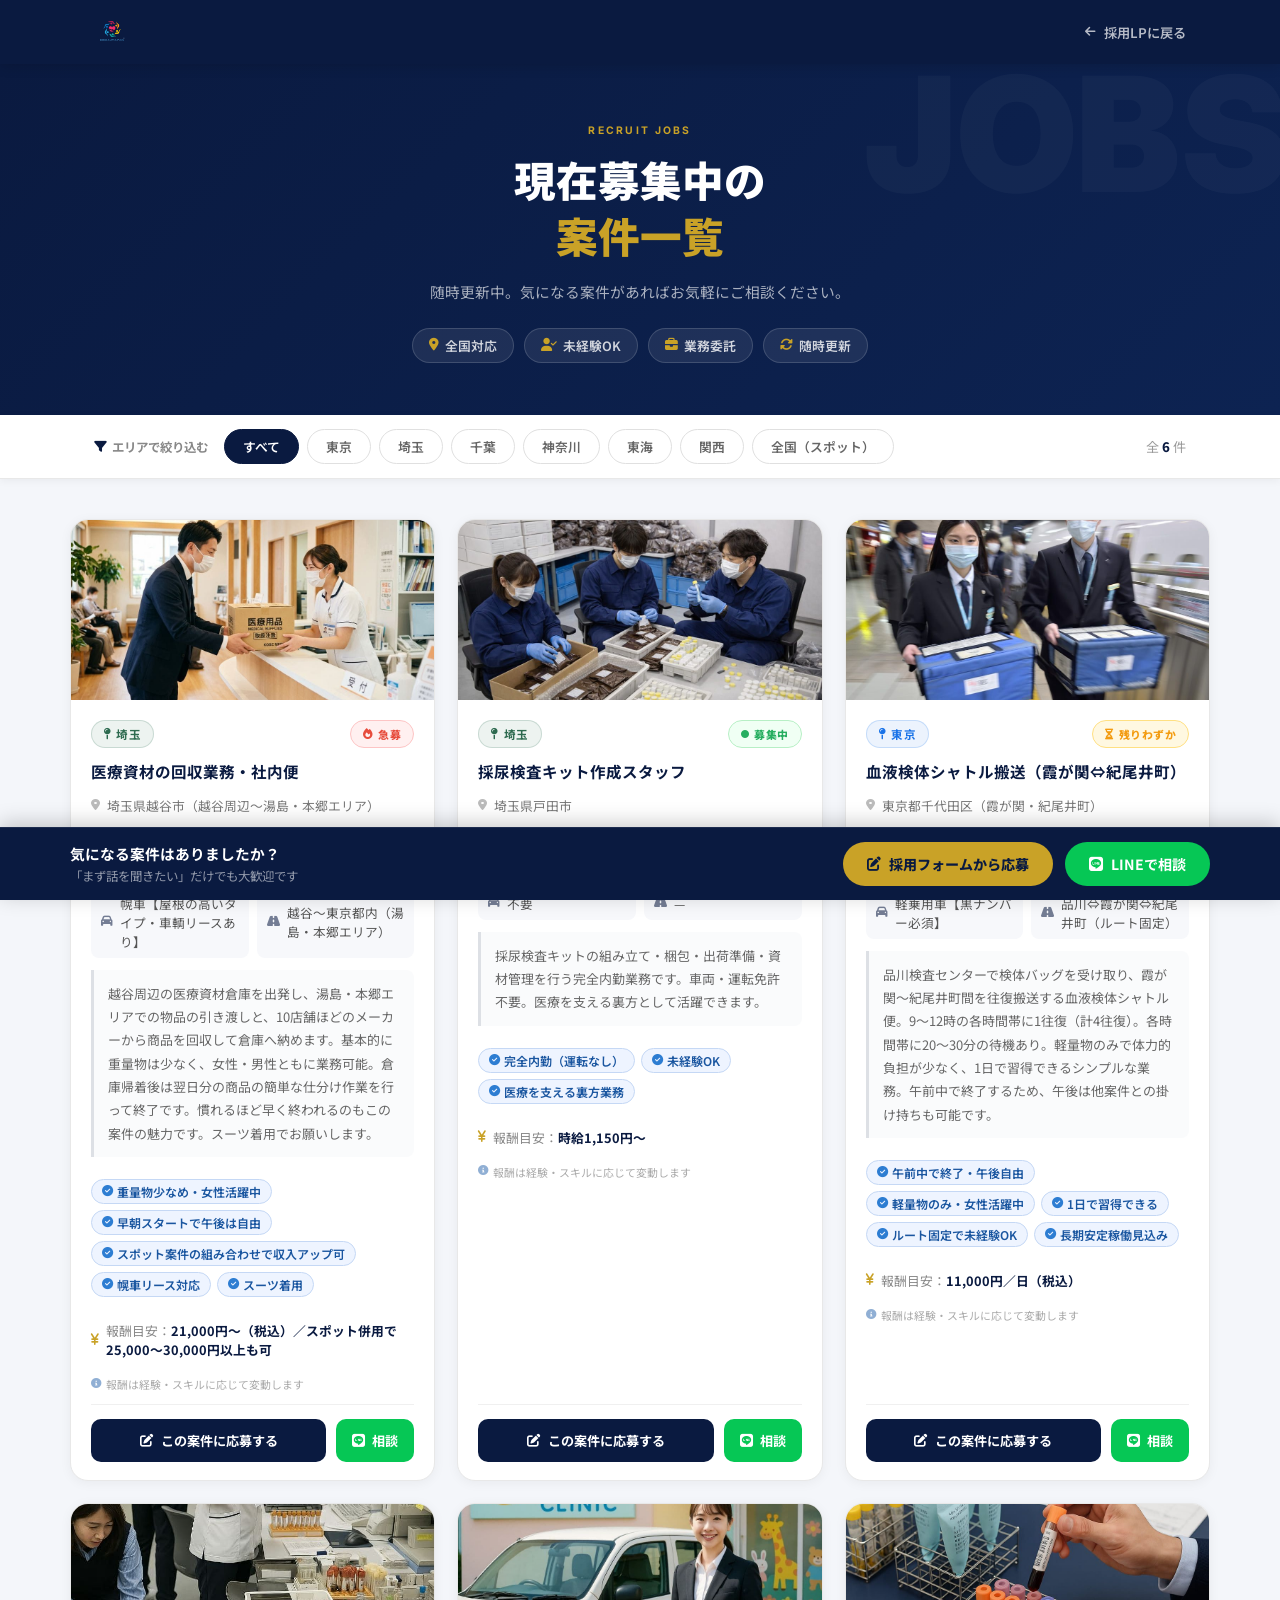
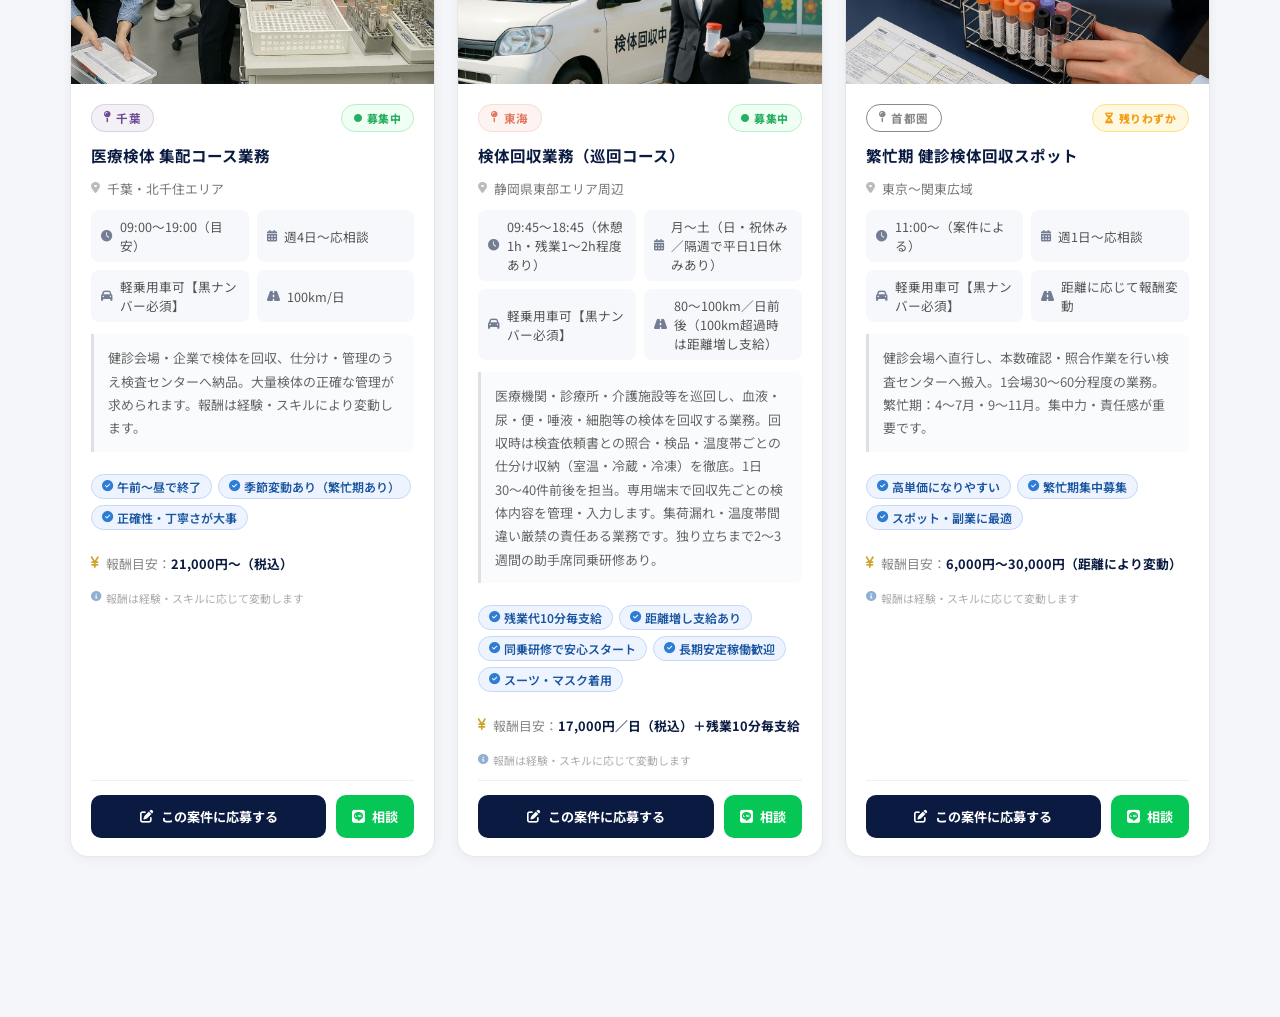
<file: jobs.html>
<!DOCTYPE html>
<html lang="ja">
<head>
  <!-- Google tag (gtag.js) -->
  <script async src="https://www.googletagmanager.com/gtag/js?id=AW-16540234234"></script>
  <script>
    window.dataLayer = window.dataLayer || [];
    function gtag(){dataLayer.push(arguments);}
    gtag('js', new Date());
    gtag('config', 'AW-16540234234');
  </script>

  <meta charset="UTF-8">
  <meta name="viewport" content="width=device-width, initial-scale=1.0">
  <title>募集案件一覧 | MEDI ALPHA PLUS</title>
  <meta name="description" content="MEDI ALPHA PLUS 現在募集中の案件一覧。医療検体輸送ドライバー（業務委託）。東京・神奈川・埼玉・静岡・大阪・神戸など全国募集。">
  <link rel="preconnect" href="https://fonts.googleapis.com">
  <link rel="preconnect" href="https://fonts.gstatic.com" crossorigin>
  <link href="https://fonts.googleapis.com/css2?family=Noto+Sans+JP:wght@300;400;500;600;700;900&family=Inter:wght@400;600;700;800&display=swap" rel="stylesheet">
  <link rel="stylesheet" href="https://cdn.jsdelivr.net/npm/@fortawesome/fontawesome-free@6.4.0/css/all.min.css">
  <link rel="stylesheet" href="css/jobs.css">
</head>
<body>

  <!-- ヘッダー -->
  <header class="jobs-header">
    <div class="jobs-header-inner">
      <a href="index.html" class="jobs-logo">
        <img src="images/logo.png" alt="MEDI ALPHA PLUS">
      </a>
      <a href="index.html" class="jobs-back-btn">
        <i class="fas fa-arrow-left"></i> 採用LPに戻る
      </a>
    </div>
  </header>

  <!-- ページヒーロー -->
  <section class="jobs-hero">
    <div class="jobs-hero-inner">
      <p class="jobs-hero-label">RECRUIT JOBS</p>
      <h1>現在募集中の<br><span>案件一覧</span></h1>
      <p class="jobs-hero-sub">随時更新中。気になる案件があればお気軽にご相談ください。</p>
      <div class="jobs-hero-tags">
        <span><i class="fas fa-map-marker-alt"></i> 全国対応</span>
        <span><i class="fas fa-user-check"></i> 未経験OK</span>
        <span><i class="fas fa-briefcase"></i> 業務委託</span>
        <span><i class="fas fa-sync-alt"></i> 随時更新</span>
      </div>
    </div>
  </section>

  <!-- フィルター -->
  <div class="jobs-filter-bar">
    <div class="jobs-filter-inner">
      <span class="jobs-filter-label"><i class="fas fa-filter"></i> エリアで絞り込む</span>
      <div class="jobs-filter-btns">
        <button class="filter-btn active" data-filter="all">すべて</button>
        <button class="filter-btn" data-filter="東京">東京</button>
        <button class="filter-btn" data-filter="埼玉">埼玉</button>
        <button class="filter-btn" data-filter="千葉">千葉</button>
        <button class="filter-btn" data-filter="神奈川">神奈川</button>
        <button class="filter-btn" data-filter="東海">東海</button>
        <button class="filter-btn" data-filter="関西">関西</button>
        <button class="filter-btn" data-filter="全国">全国（スポット）</button>
      </div>
      <span class="jobs-count">全 <strong id="jobs-count-num">—</strong> 件</span>
    </div>
  </div>

  <!-- 案件一覧 -->
  <main class="jobs-main">
    <div class="jobs-container">

      <!-- ローディング -->
      <div class="jobs-loading" id="jobs-loading">
        <div class="jobs-spinner"></div>
        <p>案件を読み込み中...</p>
      </div>

      <!-- 案件グリッド -->
      <div class="jobs-grid" id="jobs-grid"></div>

      <!-- 0件時 -->
      <div class="jobs-empty" id="jobs-empty" style="display:none;">
        <i class="fas fa-search"></i>
        <p>条件に合う案件が見つかりませんでした。</p>
        <button class="filter-btn active" onclick="resetFilter()">すべて表示</button>
      </div>

    </div>
  </main>

  <!-- 固定CTA -->
  <div class="jobs-fixed-cta">
    <div class="jobs-fixed-cta-inner">
      <div class="jobs-fixed-cta-text">
        <strong>気になる案件はありましたか？</strong>
        <span>「まず話を聞きたい」だけでも大歓迎です</span>
      </div>
      <div class="jobs-fixed-cta-btns">
        <a href="https://medialphaplus.myshopify.com/pages/%E6%8E%A1%E7%94%A8%E3%83%95%E3%82%A9%E3%83%BC%E3%83%A0" class="jobs-cta-form" target="_blank" rel="noopener">
          <i class="fas fa-pen-to-square"></i> 採用フォームから応募
        </a>
        <a href="https://lin.ee/pFsiKeq" class="jobs-cta-line" target="_blank" rel="noopener">
          <i class="fab fa-line"></i> LINEで相談
        </a>
      </div>
    </div>
  </div>

  <script>
    // ---- ステータス設定 ----
    const STATUS_CONFIG = {
      '急募':       { cls: 'status-urgent',    icon: 'fas fa-fire',        label: '急募' },
      '募集中':     { cls: 'status-open',      icon: 'fas fa-circle',      label: '募集中' },
      '残りわずか': { cls: 'status-few',       icon: 'fas fa-hourglass-half', label: '残りわずか' },
      '募集終了':   { cls: 'status-closed',    icon: 'fas fa-times-circle', label: '募集終了' },
    };

    const AREA_COLORS = {
      '東京': '#1a73e8', '神奈川': '#0a9396', '埼玉': '#2d6a4f',
      '千葉': '#6a4c93', '東海': '#e07a5f',  '関西': '#c77dff',
      '九州': '#f4845f', 'その他': '#888',
    };

    const WORK_TYPE_ICONS = {
      '血液検体回収': 'fas fa-tint',
      '緊急検体搬送': 'fas fa-bolt',
      '定期ルート便':  'fas fa-route',
      '長距離搬送':    'fas fa-road',
      '新規ルート開拓':'fas fa-map-marked-alt',
      '医療資材回収':  'fas fa-box-open',
      '検体集配':      'fas fa-vials',
      '検体回収':      'fas fa-vial',
      '健診検体回収':  'fas fa-stethoscope',
    };

    let allJobs = [];
    let currentFilter = 'all';

    // ---- データ取得 ----
    async function loadJobs() {
      try {
        const res = await fetch('data/jobs.json');
        const data = await res.json();
        allJobs = data
          .filter(j => j.is_active !== false && j.status !== '募集終了')
          .sort((a, b) => (a.sort_order || 0) - (b.sort_order || 0));
        renderJobs(allJobs);
      } catch(e) {
        console.error(e);
        document.getElementById('jobs-loading').innerHTML =
          '<p style="color:#e74c3c">案件の読み込みに失敗しました。</p>';
      }
    }

    // ---- レンダリング ----
    function renderJobs(jobs) {
      const grid = document.getElementById('jobs-grid');
      const loading = document.getElementById('jobs-loading');
      const empty = document.getElementById('jobs-empty');
      const countEl = document.getElementById('jobs-count-num');

      loading.style.display = 'none';
      countEl.textContent = jobs.length;

      if (jobs.length === 0) {
        grid.innerHTML = '';
        empty.style.display = 'flex';
        return;
      }
      empty.style.display = 'none';

      grid.innerHTML = jobs.map(job => {
        const st = STATUS_CONFIG[job.status] || STATUS_CONFIG['募集中'];
        const areaColor = AREA_COLORS[job.area_tag] || '#888';
        const workIcon = Object.keys(WORK_TYPE_ICONS).find(k => job.work_type?.includes(k));
        const icon = workIcon ? WORK_TYPE_ICONS[workIcon] : 'fas fa-car';
        const imgHtml = job.image
          ? `<div class="job-card-img"><img src="${job.image}" alt="${job.title}" loading="lazy"></div>`
          : '';

        return `
        <article class="job-card" data-area="${job.area_tag || ''}">
          ${imgHtml}
          <div class="job-card-inner">
            <div class="job-card-top">
              <div class="job-area-tag" style="background:${areaColor}15;color:${areaColor};border-color:${areaColor}30">
                <i class="fas fa-map-pin"></i> ${job.area_tag || 'その他'}
              </div>
              <span class="job-status ${st.cls}">
                <i class="${st.icon}"></i> ${st.label}
              </span>
            </div>

            <h2 class="job-title">${job.title}</h2>

            <div class="job-area-detail">
              <i class="fas fa-map-marker-alt"></i>
              <span>${job.area}</span>
            </div>

            <div class="job-meta">
              <div class="job-meta-item">
                <i class="fas fa-clock"></i>
                <span>${job.time_slot}</span>
              </div>
              <div class="job-meta-item">
                <i class="fas fa-calendar-alt"></i>
                <span>${job.work_days}</span>
              </div>
              <div class="job-meta-item">
                <i class="fas fa-car"></i>
                <span>${job.vehicle}</span>
              </div>
              ${job.distance ? `<div class="job-meta-item"><i class="fas fa-road"></i><span>${job.distance}</span></div>` : ''}
            </div>

            ${job.description ? `<p class="job-desc">${job.description}</p>` : ''}

            ${Array.isArray(job.features) && job.features.length ? `
            <div class="job-features">
              ${job.features.map(f => `<span class="job-feature-tag"><i class="fas fa-check-circle"></i> ${f}</span>`).join('')}
            </div>` : ''}

            <div class="job-reward">
              <i class="fas fa-yen-sign"></i>
              <span>報酬目安：<strong>${job.reward_note}</strong></span>
            </div>
            <p class="job-reward-note"><i class="fas fa-info-circle"></i> 報酬は経験・スキルに応じて変動します</p>

            <div class="job-card-actions">
              <a href="https://medialphaplus.myshopify.com/pages/%E6%8E%A1%E7%94%A8%E3%83%95%E3%82%A9%E3%83%BC%E3%83%A0"
                 class="job-apply-btn" target="_blank" rel="noopener">
                <i class="fas fa-pen-to-square"></i> この案件に応募する
              </a>
              <a href="https://lin.ee/pFsiKeq" class="job-line-btn" target="_blank" rel="noopener">
                <i class="fab fa-line"></i> 相談
              </a>
            </div>
          </div>
        </article>`;
      }).join('');
    }

    // ---- フィルター ----
    function applyFilter(tag) {
      currentFilter = tag;
      const filtered = tag === 'all'
        ? allJobs
        : allJobs.filter(j => j.area_tag === tag);
      renderJobs(filtered);

      document.querySelectorAll('.filter-btn').forEach(btn => {
        btn.classList.toggle('active', btn.dataset.filter === tag);
      });
    }

    function resetFilter() { applyFilter('all'); }

    document.querySelectorAll('.filter-btn').forEach(btn => {
      btn.addEventListener('click', () => applyFilter(btn.dataset.filter));
    });

    // ---- 初期化 ----
    loadJobs();
  </script>
</body>
</html>
</file>
<file: css/jobs.css>
/* ===========================================
   JOBS PAGE（募集案件一覧）
   =========================================== */

:root {
  --navy:  #0a1a40;
  --gold:  #c9a227;
  --white: #ffffff;
  --font-en: 'Inter', sans-serif;
  --radius: 14px;
  --transition: 0.28s ease;
}

*, *::before, *::after { box-sizing: border-box; margin: 0; padding: 0; }
html { scroll-behavior: smooth; }
body {
  font-family: 'Noto Sans JP', sans-serif;
  color: #333;
  background: #f4f6fa;
  padding-bottom: 100px;
}
a { text-decoration: none; color: inherit; }
img { max-width: 100%; display: block; }

/* ========== HEADER ========== */
.jobs-header {
  position: sticky; top: 0; z-index: 100;
  background: var(--navy);
  box-shadow: 0 2px 12px rgba(0,0,0,0.15);
}
.jobs-header-inner {
  max-width: 1140px;
  margin: 0 auto;
  padding: 0 24px;
  height: 64px;
  display: flex;
  align-items: center;
  justify-content: space-between;
}
.jobs-logo img { height: 36px; object-fit: contain; }
.jobs-back-btn {
  display: inline-flex;
  align-items: center;
  gap: 8px;
  font-size: 0.83rem;
  font-weight: 600;
  color: rgba(255,255,255,0.7);
  transition: color 0.2s;
}
.jobs-back-btn:hover { color: var(--gold); }
.jobs-back-btn i { font-size: 0.75rem; }

/* ========== HERO ========== */
.jobs-hero {
  background: linear-gradient(135deg, var(--navy) 0%, #0d2352 100%);
  padding: 60px 24px 52px;
  text-align: center;
  position: relative;
  overflow: hidden;
}
.jobs-hero::before {
  content: 'JOBS';
  position: absolute;
  top: -10px; right: -10px;
  font-family: var(--font-en);
  font-size: 10rem;
  font-weight: 900;
  color: rgba(255,255,255,0.03);
  pointer-events: none;
  line-height: 1;
}
.jobs-hero-inner { position: relative; max-width: 700px; margin: 0 auto; }
.jobs-hero-label {
  font-family: var(--font-en);
  font-size: 0.65rem;
  font-weight: 700;
  letter-spacing: 0.22em;
  color: var(--gold);
  margin-bottom: 14px;
}
.jobs-hero h1 {
  font-size: clamp(1.8rem, 4vw, 2.6rem);
  font-weight: 900;
  color: #fff;
  line-height: 1.35;
  margin-bottom: 16px;
}
.jobs-hero h1 span { color: var(--gold); }
.jobs-hero-sub {
  font-size: 0.92rem;
  color: rgba(255,255,255,0.65);
  margin-bottom: 24px;
  line-height: 1.7;
}
.jobs-hero-tags {
  display: flex;
  flex-wrap: wrap;
  justify-content: center;
  gap: 10px;
}
.jobs-hero-tags span {
  display: inline-flex;
  align-items: center;
  gap: 6px;
  background: rgba(255,255,255,0.08);
  border: 1px solid rgba(255,255,255,0.15);
  color: rgba(255,255,255,0.8);
  font-size: 0.8rem;
  font-weight: 600;
  padding: 7px 16px;
  border-radius: 50px;
}
.jobs-hero-tags i { color: var(--gold); }

/* ========== フィルターバー ========== */
.jobs-filter-bar {
  background: #fff;
  border-bottom: 1px solid #e8e8e8;
  position: sticky;
  top: 64px;
  z-index: 90;
  box-shadow: 0 2px 8px rgba(0,0,0,0.05);
}
.jobs-filter-inner {
  max-width: 1140px;
  margin: 0 auto;
  padding: 14px 24px;
  display: flex;
  align-items: center;
  gap: 16px;
  flex-wrap: wrap;
}
.jobs-filter-label {
  font-size: 0.78rem;
  font-weight: 700;
  color: #888;
  display: flex;
  align-items: center;
  gap: 6px;
  white-space: nowrap;
}
.jobs-filter-label i { color: var(--navy); }
.jobs-filter-btns {
  display: flex;
  flex-wrap: wrap;
  gap: 8px;
  flex: 1;
}
.filter-btn {
  display: inline-flex;
  align-items: center;
  padding: 7px 18px;
  border-radius: 50px;
  border: 1.5px solid #e0e0e0;
  background: #fff;
  color: #666;
  font-size: 0.8rem;
  font-weight: 600;
  cursor: pointer;
  transition: all 0.22s ease;
  font-family: 'Noto Sans JP', sans-serif;
}
.filter-btn:hover { border-color: var(--navy); color: var(--navy); }
.filter-btn.active {
  background: var(--navy);
  border-color: var(--navy);
  color: #fff;
}
.jobs-count {
  font-size: 0.82rem;
  color: #999;
  white-space: nowrap;
  margin-left: auto;
}
.jobs-count strong { color: var(--navy); font-weight: 800; }

/* ========== メインコンテンツ ========== */
.jobs-main { padding: 40px 24px 60px; }
.jobs-container { max-width: 1140px; margin: 0 auto; }

/* ローディング */
.jobs-loading {
  display: flex;
  flex-direction: column;
  align-items: center;
  gap: 16px;
  padding: 60px;
  color: #aaa;
  font-size: 0.9rem;
}
.jobs-spinner {
  width: 36px; height: 36px;
  border: 4px solid #e8e8e8;
  border-top-color: var(--navy);
  border-radius: 50%;
  animation: spin 0.8s linear infinite;
}
@keyframes spin { to { transform: rotate(360deg); } }

/* ========== 案件グリッド ========== */
.jobs-grid {
  display: grid;
  grid-template-columns: repeat(3, 1fr);
  gap: 22px;
}

/* 案件カード */
.job-card {
  background: #fff;
  border: 1px solid #e8e8e8;
  border-radius: 18px;
  overflow: hidden;
  display: flex;
  flex-direction: column;
  gap: 0;
  box-shadow: 0 2px 12px rgba(0,0,0,0.05);
  transition: all var(--transition);
}
.job-card:hover {
  border-color: var(--navy);
  box-shadow: 0 10px 32px rgba(10,26,64,0.12);
  transform: translateY(-4px);
}

/* カード画像 */
.job-card-img {
  width: 100%;
  height: 180px;
  overflow: hidden;
  flex-shrink: 0;
}
.job-card-img img {
  width: 100%; height: 100%;
  object-fit: cover;
  transition: transform 0.4s ease;
}
.job-card:hover .job-card-img img {
  transform: scale(1.04);
}

/* カード内側パディング */
.job-card-inner {
  padding: 20px 20px 18px;
  display: flex;
  flex-direction: column;
  gap: 12px;
  flex: 1;
}

.job-reward strong { color: var(--navy); font-weight: 700; }

/* カード上部 */
.job-card-top {
  display: flex;
  align-items: center;
  justify-content: space-between;
  gap: 8px;
}
.job-area-tag {
  display: inline-flex;
  align-items: center;
  gap: 5px;
  font-size: 0.72rem;
  font-weight: 700;
  padding: 5px 12px;
  border-radius: 50px;
  border: 1px solid;
  letter-spacing: 0.04em;
}

/* ステータス */
.job-status {
  display: inline-flex;
  align-items: center;
  gap: 5px;
  font-size: 0.68rem;
  font-weight: 800;
  padding: 5px 12px;
  border-radius: 50px;
  letter-spacing: 0.04em;
}
.status-urgent { background: #fff0f0; color: #e74c3c; border: 1px solid #fdc5c5; }
.status-urgent i { color: #e74c3c; }
.status-open   { background: #f0fff4; color: #27ae60; border: 1px solid #b7efc5; }
.status-open i { color: #27ae60; font-size: 0.5rem; }
.status-few    { background: #fff8e1; color: #f39c12; border: 1px solid #ffe082; }
.status-few i  { color: #f39c12; }

/* 業務種別アイコン */
.job-work-icon {
  width: 48px; height: 48px;
  background: rgba(10,26,64,0.05);
  border-radius: 12px;
  display: flex; align-items: center; justify-content: center;
  font-size: 1.2rem;
  color: var(--navy);
}

/* タイトル */
.job-title {
  font-size: 0.97rem;
  font-weight: 700;
  color: var(--navy);
  line-height: 1.5;
}

/* エリア詳細 */
.job-area-detail {
  display: flex;
  align-items: flex-start;
  gap: 7px;
  font-size: 0.8rem;
  color: #777;
  line-height: 1.5;
}
.job-area-detail i { color: #bbb; font-size: 0.75rem; margin-top: 3px; flex-shrink: 0; }

/* メタ情報グリッド */
.job-meta {
  display: grid;
  grid-template-columns: 1fr 1fr;
  gap: 8px;
}
.job-meta-item {
  display: flex;
  align-items: center;
  gap: 7px;
  font-size: 0.79rem;
  color: #555;
  background: #f7f8fb;
  padding: 7px 10px;
  border-radius: 8px;
}
.job-meta-item i { color: var(--navy); font-size: 0.72rem; opacity: 0.55; flex-shrink: 0; }

/* 説明文 */
.job-desc {
  font-size: 0.81rem;
  color: #666;
  line-height: 1.8;
  padding: 12px 14px;
  background: #fafbfc;
  border-left: 3px solid rgba(10,26,64,0.12);
  border-radius: 0 8px 8px 0;
}

/* 報酬 */
.job-reward {
  display: flex;
  align-items: center;
  gap: 7px;
  font-size: 0.8rem;
  color: #888;
}
.job-reward i { color: var(--gold); }
.job-reward-note {
  font-size: 0.68rem;
  color: #aaa;
  display: flex;
  align-items: center;
  gap: 5px;
  margin-top: 5px;
}
.job-reward-note i { color: #90afd4; font-size: 0.65rem; }

/* 特徴タグ */
.job-features {
  display: flex;
  flex-wrap: wrap;
  gap: 6px;
  margin: 10px 0 12px;
}
.job-feature-tag {
  display: inline-flex;
  align-items: center;
  gap: 4px;
  background: #eef4ff;
  color: #1a56a0;
  border: 1px solid #c5d8f5;
  border-radius: 20px;
  font-size: 0.75rem;
  padding: 3px 10px;
  font-weight: 600;
  white-space: nowrap;
}
.job-feature-tag i {
  color: #2d7dd2;
  font-size: 0.7rem;
}

/* ボタン群 */
.job-card-actions {
  display: flex;
  gap: 10px;
  margin-top: auto;
  padding-top: 14px;
  border-top: 1px solid #f0f0f0;
}
.job-apply-btn {
  flex: 1;
  display: inline-flex;
  align-items: center;
  justify-content: center;
  gap: 8px;
  padding: 12px 16px;
  background: var(--navy);
  color: #fff;
  font-size: 0.82rem;
  font-weight: 700;
  border-radius: 10px;
  transition: all var(--transition);
}
.job-apply-btn:hover {
  background: #0d2352;
  transform: translateY(-1px);
  box-shadow: 0 4px 14px rgba(10,26,64,0.2);
}
.job-line-btn {
  display: inline-flex;
  align-items: center;
  justify-content: center;
  gap: 7px;
  padding: 12px 16px;
  background: #06C755;
  color: #fff;
  font-size: 0.82rem;
  font-weight: 700;
  border-radius: 10px;
  transition: all var(--transition);
  white-space: nowrap;
}
.job-line-btn:hover {
  background: #05a848;
  transform: translateY(-1px);
  box-shadow: 0 4px 14px rgba(6,199,85,0.3);
}

/* 0件 */
.jobs-empty {
  flex-direction: column;
  align-items: center;
  gap: 16px;
  padding: 60px;
  text-align: center;
  color: #aaa;
}
.jobs-empty i { font-size: 2.5rem; opacity: 0.3; }
.jobs-empty p { font-size: 0.9rem; }

/* ========== 固定CTA ========== */
.jobs-fixed-cta {
  position: fixed;
  bottom: 0; left: 0; right: 0;
  background: var(--navy);
  border-top: 1px solid rgba(255,255,255,0.08);
  box-shadow: 0 -4px 20px rgba(0,0,0,0.2);
  z-index: 200;
  padding: 14px 24px;
}
.jobs-fixed-cta-inner {
  max-width: 1140px;
  margin: 0 auto;
  display: flex;
  align-items: center;
  justify-content: space-between;
  gap: 20px;
  flex-wrap: wrap;
}
.jobs-fixed-cta-text {
  display: flex;
  flex-direction: column;
  gap: 3px;
}
.jobs-fixed-cta-text strong {
  font-size: 0.92rem;
  color: #fff;
  font-weight: 700;
}
.jobs-fixed-cta-text span {
  font-size: 0.78rem;
  color: rgba(255,255,255,0.55);
}
.jobs-fixed-cta-btns {
  display: flex;
  gap: 12px;
  flex-shrink: 0;
}
.jobs-cta-form {
  display: inline-flex;
  align-items: center;
  gap: 8px;
  padding: 12px 24px;
  background: var(--gold);
  color: var(--navy);
  font-size: 0.88rem;
  font-weight: 800;
  border-radius: 50px;
  transition: all var(--transition);
}
.jobs-cta-form:hover { background: #f5d784; transform: translateY(-1px); }
.jobs-cta-line {
  display: inline-flex;
  align-items: center;
  gap: 8px;
  padding: 12px 24px;
  background: #06C755;
  color: #fff;
  font-size: 0.88rem;
  font-weight: 700;
  border-radius: 50px;
  transition: all var(--transition);
}
.jobs-cta-line:hover { background: #05a848; transform: translateY(-1px); }

/* ========== レスポンシブ ========== */
@media (max-width: 1024px) {
  .jobs-grid { grid-template-columns: repeat(2, 1fr); }
}
@media (max-width: 768px) {
  .jobs-hero { padding: 44px 20px 40px; }
  .jobs-filter-inner { gap: 10px; }
  .jobs-count { display: none; }
  .jobs-grid { grid-template-columns: 1fr; gap: 16px; }
  .job-meta { grid-template-columns: 1fr; }
  .jobs-fixed-cta-text { display: none; }
  .jobs-fixed-cta-btns { width: 100%; }
  .jobs-cta-form, .jobs-cta-line { flex: 1; justify-content: center; }
}
@media (max-width: 480px) {
  .jobs-header-inner { padding: 0 16px; }
  .jobs-hero h1 { font-size: 1.6rem; }
  .job-card-actions { flex-direction: column; }
}
</file>
